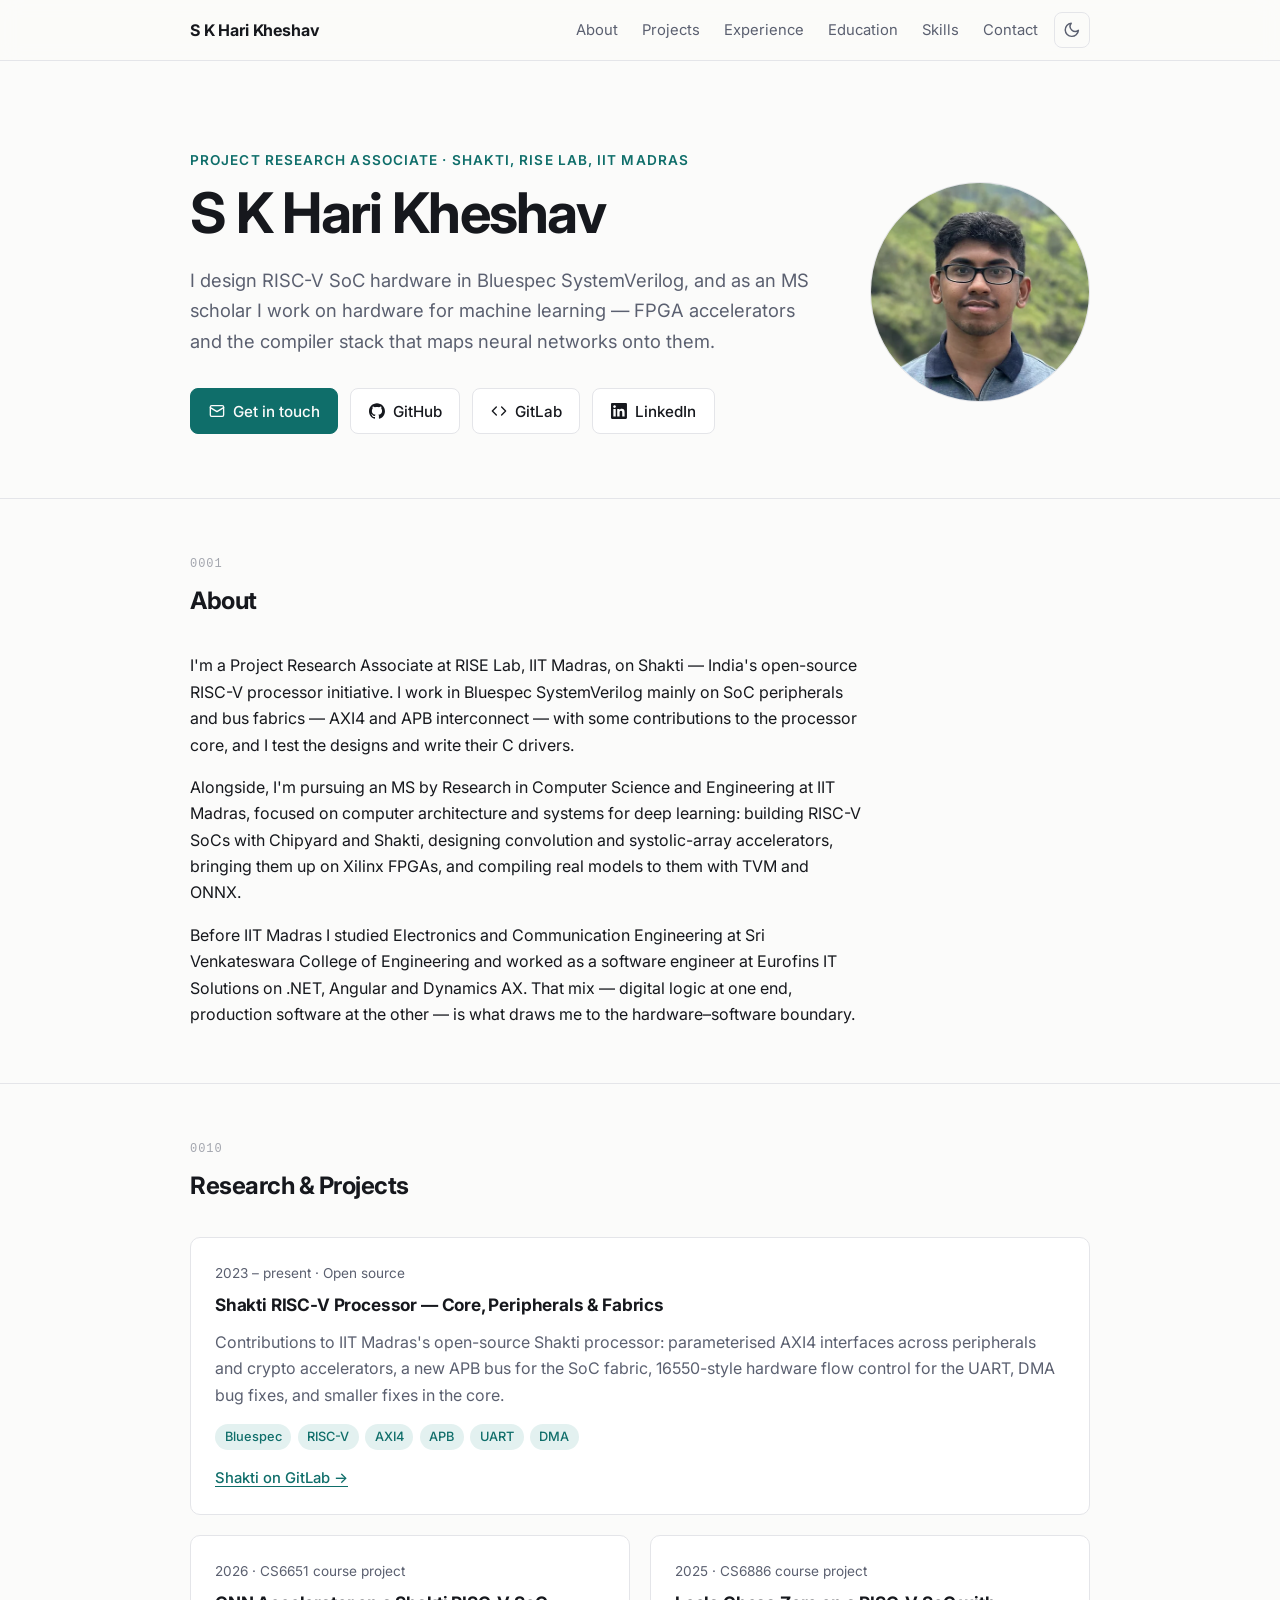
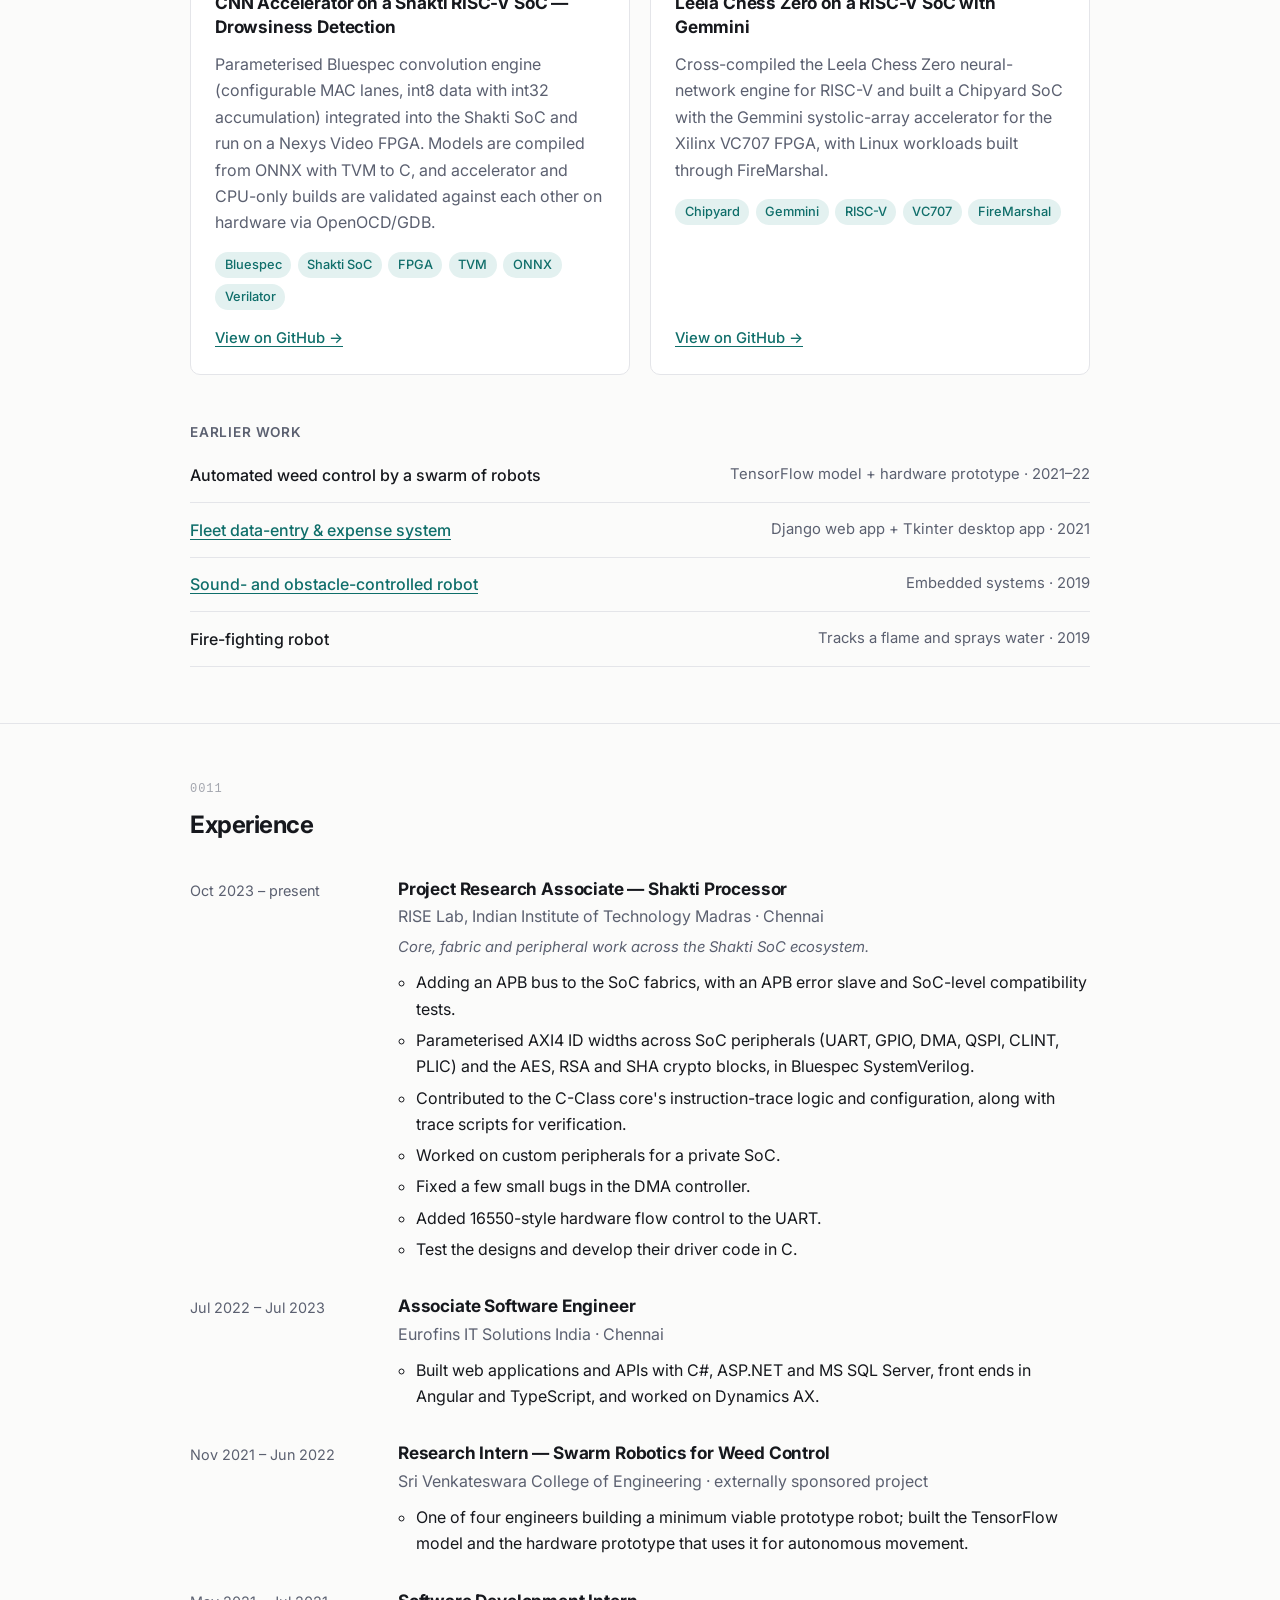
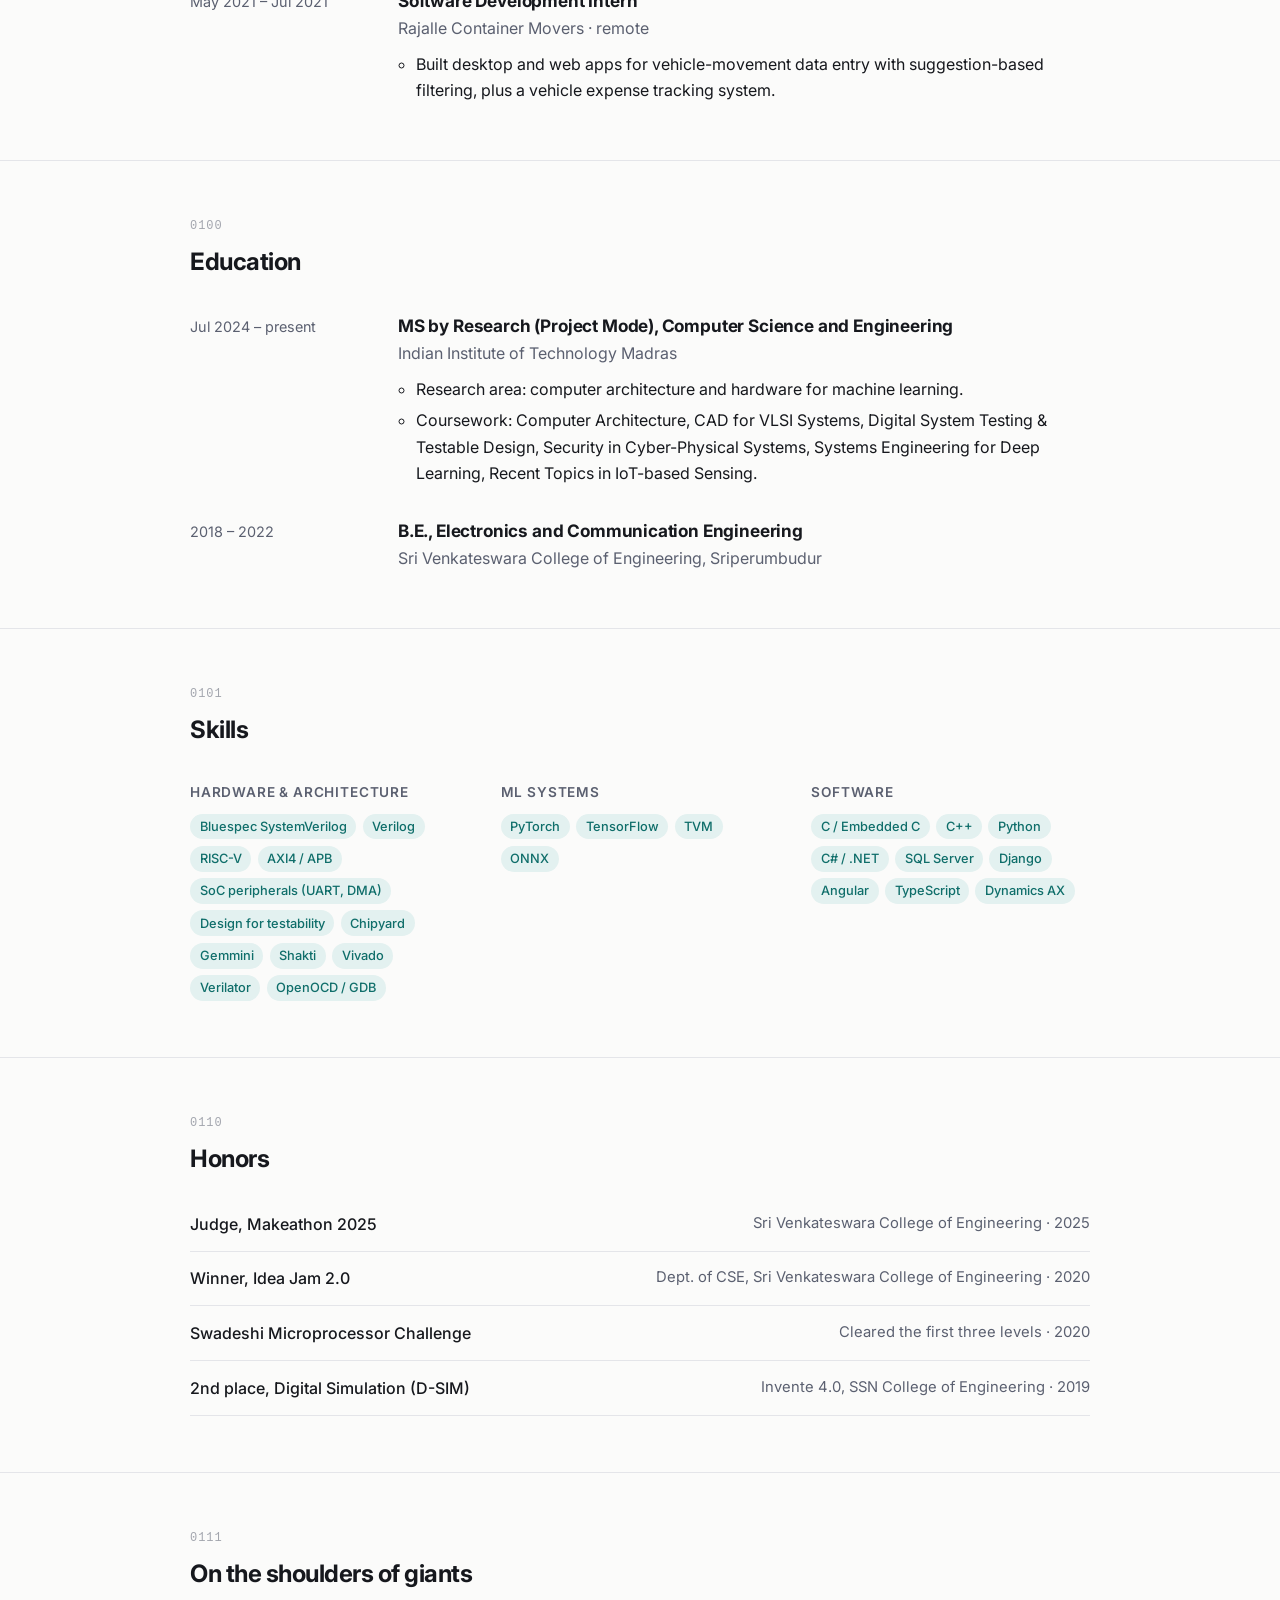
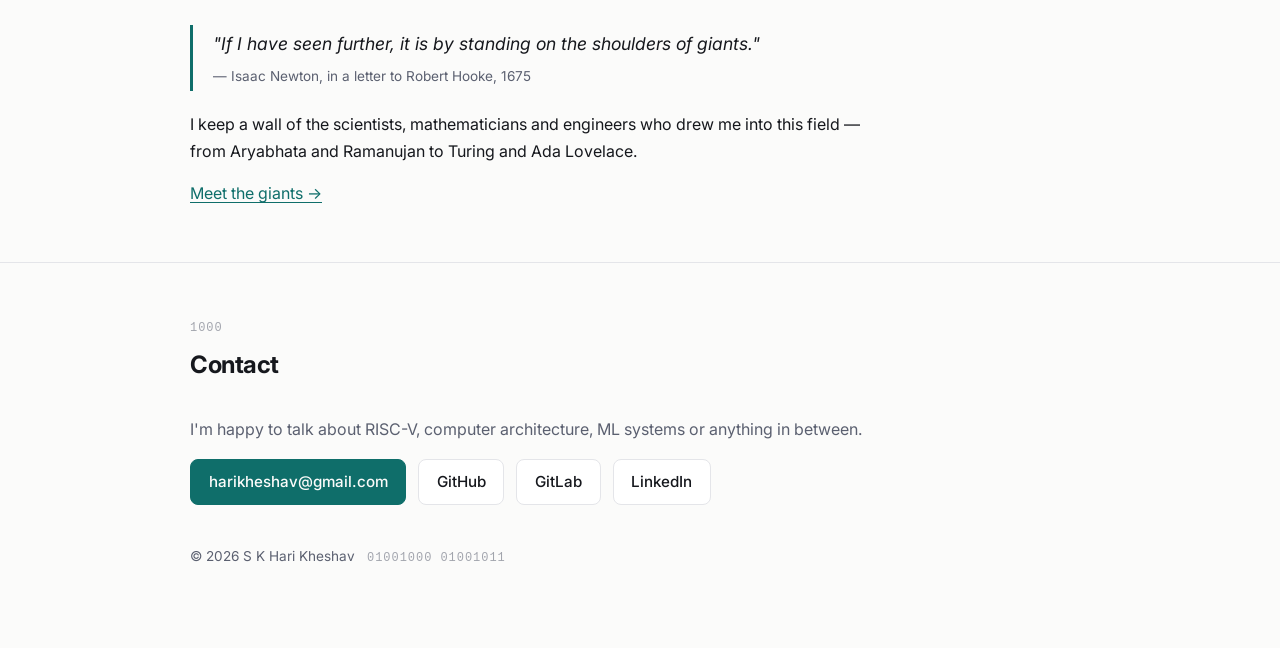
<file: index.html>
<!DOCTYPE html>
<html lang="en">
<head>
  <meta charset="utf-8">
  <meta name="viewport" content="width=device-width, initial-scale=1">
  <title>S K Hari Kheshav — Hardware for Machine Learning</title>
  <meta name="description" content="S K Hari Kheshav — Project Research Associate on the Shakti processor team at RISE Lab, IIT Madras, and MS scholar working on RISC-V SoCs and hardware for machine learning.">
  <link rel="canonical" href="https://harikheshav.github.io/portfolio/">
  <link rel="icon" href="favicon.svg" type="image/svg+xml">
  <link rel="icon" href="favicon-32.png" type="image/png" sizes="32x32">
  <link rel="apple-touch-icon" href="apple-touch-icon.png">
  <meta name="theme-color" content="#0f6e6a">
  <meta property="og:type" content="website">
  <meta property="og:url" content="https://harikheshav.github.io/portfolio/">
  <meta property="og:title" content="S K Hari Kheshav — Hardware for Machine Learning">
  <meta property="og:description" content="Project Research Associate on Shakti at RISE Lab, IIT Madras. RISC-V SoCs, Bluespec SystemVerilog and hardware for machine learning.">
  <meta property="og:image" content="https://harikheshav.github.io/portfolio/og-image.png">
  <meta property="og:image:width" content="1200">
  <meta property="og:image:height" content="630">
  <meta property="og:image:alt" content="S K Hari Kheshav — RISC-V SoCs, Bluespec SystemVerilog, hardware for ML">
  <meta name="twitter:card" content="summary_large_image">
  <link rel="preconnect" href="https://fonts.googleapis.com">
  <link rel="preconnect" href="https://fonts.gstatic.com" crossorigin>
  <link href="https://fonts.googleapis.com/css2?family=Inter:wght@400;500;600;700&display=swap" rel="stylesheet">
  <script>
    // Apply a saved theme before first paint to avoid a flash
    try { const t = localStorage.getItem('theme'); if (t) document.documentElement.dataset.theme = t; } catch (e) {}
  </script>
  <link rel="stylesheet" href="style.css">
</head>
<body>
  <header class="site-header">
    <nav class="container" aria-label="Main">
      <a class="brand" href="#top">S K Hari Kheshav</a>
      <button class="theme-toggle" type="button" aria-label="Toggle dark mode">
        <svg class="moon" viewBox="0 0 24 24" aria-hidden="true"><path d="M21 12.8A9 9 0 1 1 11.2 3a7 7 0 0 0 9.8 9.8z"/></svg>
        <svg class="sun" viewBox="0 0 24 24" aria-hidden="true"><circle cx="12" cy="12" r="4"/><path d="M12 2v2M12 20v2M4.9 4.9l1.4 1.4M17.7 17.7l1.4 1.4M2 12h2M20 12h2M4.9 19.1l1.4-1.4M17.7 6.3l1.4-1.4"/></svg>
      </button>
      <button class="menu-toggle" type="button" aria-expanded="false" aria-controls="site-menu" aria-label="Menu">
        <svg viewBox="0 0 24 24" aria-hidden="true"><path class="bars" d="M4 7h16M4 12h16M4 17h16"/><path class="cross" d="M6 6l12 12M18 6 6 18"/></svg>
      </button>
      <ul id="site-menu">
        <li><a href="#about">About</a></li>
        <li><a href="#projects">Projects</a></li>
        <li><a href="#experience">Experience</a></li>
        <li><a href="#education">Education</a></li>
        <li><a href="#skills">Skills</a></li>
        <li><a href="#contact">Contact</a></li>
      </ul>
    </nav>
  </header>

  <main id="top">
    <div class="hero container">
      <picture class="avatar">
        <source srcset="profile.webp" type="image/webp">
        <img src="profile.jpg" alt="S K Hari Kheshav" width="480" height="480">
      </picture>
      <div class="hero-text">
      <p class="eyebrow">Project Research Associate · Shakti, RISE Lab, IIT Madras</p>
      <h1>S K Hari Kheshav</h1>
      <p class="lede">I design RISC-V SoC hardware in Bluespec SystemVerilog, and as an MS scholar I work on hardware for machine learning — FPGA accelerators and the compiler stack that maps neural networks onto them.</p>
      <div class="actions">
        <a class="btn primary" href="mailto:harikheshav@gmail.com">
          <svg class="stroke" viewBox="0 0 24 24" aria-hidden="true"><rect x="2" y="4" width="20" height="16" rx="2"/><path d="m22 7-10 6L2 7"/></svg>
          Get in touch
        </a>
        <a class="btn" href="https://github.com/Harikheshav" target="_blank" rel="noopener">
          <svg viewBox="0 0 24 24" aria-hidden="true"><path d="M12 .297c-6.63 0-12 5.373-12 12 0 5.303 3.438 9.8 8.205 11.385.6.113.82-.258.82-.577 0-.285-.01-1.04-.015-2.04-3.338.724-4.042-1.61-4.042-1.61C4.422 18.07 3.633 17.7 3.633 17.7c-1.087-.744.084-.729.084-.729 1.205.084 1.838 1.236 1.838 1.236 1.07 1.835 2.809 1.305 3.495.998.108-.776.417-1.305.76-1.605-2.665-.3-5.466-1.332-5.466-5.93 0-1.31.465-2.38 1.235-3.22-.135-.303-.54-1.523.105-3.176 0 0 1.005-.322 3.3 1.23.96-.267 1.98-.399 3-.405 1.02.006 2.04.138 3 .405 2.28-1.552 3.285-1.23 3.285-1.23.645 1.653.24 2.873.12 3.176.765.84 1.23 1.91 1.23 3.22 0 4.61-2.805 5.625-5.475 5.92.42.36.81 1.096.81 2.22 0 1.606-.015 2.896-.015 3.286 0 .315.21.69.825.57C20.565 22.092 24 17.592 24 12.297c0-6.627-5.373-12-12-12"/></svg>
          GitHub
        </a>
        <a class="btn" href="https://gitlab.com/harikheshav" target="_blank" rel="noopener">
          <svg class="stroke" viewBox="0 0 24 24" aria-hidden="true"><path d="m16 18 6-6-6-6M8 6l-6 6 6 6"/></svg>
          GitLab
        </a>
        <a class="btn" href="https://www.linkedin.com/in/hari-kheshav-s-k-464154171/" target="_blank" rel="noopener">
          <svg viewBox="0 0 24 24" aria-hidden="true"><path d="M20.447 20.452h-3.554v-5.569c0-1.328-.027-3.037-1.852-3.037-1.853 0-2.136 1.445-2.136 2.939v5.667H9.351V9h3.414v1.561h.046c.477-.9 1.637-1.85 3.37-1.85 3.601 0 4.267 2.37 4.267 5.455v6.286zM5.337 7.433c-1.144 0-2.063-.926-2.063-2.065 0-1.138.92-2.063 2.063-2.063 1.14 0 2.064.925 2.064 2.063 0 1.139-.925 2.065-2.064 2.065zm1.782 13.019H3.555V9h3.564v11.452zM22.225 0H1.771C.792 0 0 .774 0 1.729v20.542C0 23.227.792 24 1.771 24h20.451C23.2 24 24 23.227 24 22.271V1.729C24 .774 23.2 0 22.222 0h.003z"/></svg>
          LinkedIn
        </a>
      </div>
      </div>
    </div>

    <section id="about">
      <div class="container">
        <h2><span class="bin" aria-hidden="true">0001</span>About</h2>
        <div class="prose">
          <p>I'm a Project Research Associate at RISE Lab, IIT Madras, on Shakti — India's open-source RISC-V processor initiative. I work in Bluespec SystemVerilog mainly on SoC peripherals and bus fabrics — AXI4 and APB interconnect — with some contributions to the processor core, and I test the designs and write their C drivers.</p>
          <p>Alongside, I'm pursuing an MS by Research in Computer Science and Engineering at IIT Madras, focused on computer architecture and systems for deep learning: building RISC-V SoCs with Chipyard and Shakti, designing convolution and systolic-array accelerators, bringing them up on Xilinx FPGAs, and compiling real models to them with TVM and ONNX.</p>
          <p>Before IIT Madras I studied Electronics and Communication Engineering at Sri Venkateswara College of Engineering and worked as a software engineer at Eurofins IT Solutions on .NET, Angular and Dynamics AX. That mix — digital logic at one end, production software at the other — is what draws me to the hardware–software boundary.</p>
        </div>
      </div>
    </section>

    <section id="projects">
      <div class="container">
        <h2><span class="bin" aria-hidden="true">0010</span>Research &amp; Projects</h2>
        <div class="cards">
          <article class="card featured">
            <p class="meta">2023 – present · Open source</p>
            <h3>Shakti RISC-V Processor — Core, Peripherals &amp; Fabrics</h3>
            <p>Contributions to IIT Madras's open-source Shakti processor: parameterised AXI4 interfaces across peripherals and crypto accelerators, a new APB bus for the SoC fabric, 16550-style hardware flow control for the UART, DMA bug fixes, and smaller fixes in the core.</p>
            <ul class="tags"><li>Bluespec</li><li>RISC-V</li><li>AXI4</li><li>APB</li><li>UART</li><li>DMA</li></ul>
            <p class="links"><a href="https://gitlab.com/shaktiproject" target="_blank" rel="noopener">Shakti on GitLab →</a></p>
          </article>

          <article class="card">
            <p class="meta">2026 · CS6651 course project</p>
            <h3>CNN Accelerator on a Shakti RISC-V SoC — Drowsiness Detection</h3>
            <p>Parameterised Bluespec convolution engine (configurable MAC lanes, int8 data with int32 accumulation) integrated into the Shakti SoC and run on a Nexys Video FPGA. Models are compiled from ONNX with TVM to C, and accelerator and CPU-only builds are validated against each other on hardware via OpenOCD/GDB.</p>
            <ul class="tags"><li>Bluespec</li><li>Shakti SoC</li><li>FPGA</li><li>TVM</li><li>ONNX</li><li>Verilator</li></ul>
            <p class="links"><a href="https://github.com/Harikheshav/Drowsiness-Detection" target="_blank" rel="noopener">View on GitHub →</a></p>
          </article>

          <article class="card">
            <p class="meta">2025 · CS6886 course project</p>
            <h3>Leela Chess Zero on a RISC-V SoC with Gemmini</h3>
            <p>Cross-compiled the Leela Chess Zero neural-network engine for RISC-V and built a Chipyard SoC with the Gemmini systolic-array accelerator for the Xilinx VC707 FPGA, with Linux workloads built through FireMarshal.</p>
            <ul class="tags"><li>Chipyard</li><li>Gemmini</li><li>RISC-V</li><li>VC707</li><li>FireMarshal</li></ul>
            <p class="links"><a href="https://github.com/Harikheshav/CS6886_CourseProject" target="_blank" rel="noopener">View on GitHub →</a></p>
          </article>
        </div>

        <h3 class="subhead">Earlier work</h3>
        <ul class="compact">
          <li>
            <span class="what">Automated weed control by a swarm of robots</span>
            <span class="detail">TensorFlow model + hardware prototype · 2021–22</span>
          </li>
          <li>
            <span class="what"><a href="https://github.com/Harikheshav/RCM_Specifics_2.0" target="_blank" rel="noopener">Fleet data-entry &amp; expense system</a></span>
            <span class="detail">Django web app + Tkinter desktop app · 2021</span>
          </li>
          <li>
            <span class="what"><a href="https://www.youtube.com/watch?v=8vL616bVkdg" target="_blank" rel="noopener">Sound- and obstacle-controlled robot</a></span>
            <span class="detail">Embedded systems · 2019</span>
          </li>
          <li>
            <span class="what">Fire-fighting robot</span>
            <span class="detail">Tracks a flame and sprays water · 2019</span>
          </li>
        </ul>
      </div>
    </section>

    <section id="experience">
      <div class="container">
        <h2><span class="bin" aria-hidden="true">0011</span>Experience</h2>
        <ol class="entries">
          <li class="entry">
            <span class="when">Oct 2023 – present</span>
            <div>
              <h3>Project Research Associate — Shakti Processor</h3>
              <p class="org">RISE Lab, Indian Institute of Technology Madras · Chennai</p>
              <p class="scope">Core, fabric and peripheral work across the Shakti SoC ecosystem.</p>
              <ul>
                <li>Adding an APB bus to the SoC fabrics, with an APB error slave and SoC-level compatibility tests.</li>
                <li>Parameterised AXI4 ID widths across SoC peripherals (UART, GPIO, DMA, QSPI, CLINT, PLIC) and the AES, RSA and SHA crypto blocks, in Bluespec SystemVerilog.</li>
                <li>Contributed to the C-Class core's instruction-trace logic and configuration, along with trace scripts for verification.</li>
                <li>Worked on custom peripherals for a private SoC.</li>
                <li>Fixed a few small bugs in the DMA controller.</li>
                <li>Added 16550-style hardware flow control to the UART.</li>
                <li>Test the designs and develop their driver code in C.</li>
              </ul>
            </div>
          </li>
          <li class="entry">
            <span class="when">Jul 2022 – Jul 2023</span>
            <div>
              <h3>Associate Software Engineer</h3>
              <p class="org">Eurofins IT Solutions India · Chennai</p>
              <ul>
                <li>Built web applications and APIs with C#, ASP.NET and MS SQL Server, front ends in Angular and TypeScript, and worked on Dynamics AX.</li>
              </ul>
            </div>
          </li>
          <li class="entry">
            <span class="when">Nov 2021 – Jun 2022</span>
            <div>
              <h3>Research Intern — Swarm Robotics for Weed Control</h3>
              <p class="org">Sri Venkateswara College of Engineering · externally sponsored project</p>
              <ul>
                <li>One of four engineers building a minimum viable prototype robot; built the TensorFlow model and the hardware prototype that uses it for autonomous movement.</li>
              </ul>
            </div>
          </li>
          <li class="entry">
            <span class="when">May 2021 – Jul 2021</span>
            <div>
              <h3>Software Development Intern</h3>
              <p class="org">Rajalle Container Movers · remote</p>
              <ul>
                <li>Built desktop and web apps for vehicle-movement data entry with suggestion-based filtering, plus a vehicle expense tracking system.</li>
              </ul>
            </div>
          </li>
        </ol>
      </div>
    </section>

    <section id="education">
      <div class="container">
        <h2><span class="bin" aria-hidden="true">0100</span>Education</h2>
        <ol class="entries">
          <li class="entry">
            <span class="when">Jul 2024 – present</span>
            <div>
              <h3>MS by Research (Project Mode), Computer Science and Engineering</h3>
              <p class="org">Indian Institute of Technology Madras</p>
              <ul>
                <li>Research area: computer architecture and hardware for machine learning.</li>
                <li>Coursework: Computer Architecture, CAD for VLSI Systems, Digital System Testing &amp; Testable Design, Security in Cyber-Physical Systems, Systems Engineering for Deep Learning, Recent Topics in IoT-based Sensing.</li>
              </ul>
            </div>
          </li>
          <li class="entry">
            <span class="when">2018 – 2022</span>
            <div>
              <h3>B.E., Electronics and Communication Engineering</h3>
              <p class="org">Sri Venkateswara College of Engineering, Sriperumbudur</p>
            </div>
          </li>
        </ol>
      </div>
    </section>

    <section id="skills">
      <div class="container">
        <h2><span class="bin" aria-hidden="true">0101</span>Skills</h2>
        <dl class="skills">
          <div>
            <dt>Hardware &amp; architecture</dt>
            <dd><ul class="tags"><li>Bluespec SystemVerilog</li><li>Verilog</li><li>RISC-V</li><li>AXI4 / APB</li><li>SoC peripherals (UART, DMA)</li><li>Design for testability</li><li>Chipyard</li><li>Gemmini</li><li>Shakti</li><li>Vivado</li><li>Verilator</li><li>OpenOCD / GDB</li></ul></dd>
          </div>
          <div>
            <dt>ML systems</dt>
            <dd><ul class="tags"><li>PyTorch</li><li>TensorFlow</li><li>TVM</li><li>ONNX</li></ul></dd>
          </div>
          <div>
            <dt>Software</dt>
            <dd><ul class="tags"><li>C / Embedded C</li><li>C++</li><li>Python</li><li>C# / .NET</li><li>SQL Server</li><li>Django</li><li>Angular</li><li>TypeScript</li><li>Dynamics AX</li></ul></dd>
          </div>
        </dl>
      </div>
    </section>

    <section id="honors">
      <div class="container">
        <h2><span class="bin" aria-hidden="true">0110</span>Honors</h2>
        <ul class="compact">
          <li>
            <span class="what">Judge, Makeathon 2025</span>
            <span class="detail">Sri Venkateswara College of Engineering · 2025</span>
          </li>
          <li>
            <span class="what">Winner, Idea Jam 2.0</span>
            <span class="detail">Dept. of CSE, Sri Venkateswara College of Engineering · 2020</span>
          </li>
          <li>
            <span class="what">Swadeshi Microprocessor Challenge</span>
            <span class="detail">Cleared the first three levels · 2020</span>
          </li>
          <li>
            <span class="what">2nd place, Digital Simulation (D-SIM)</span>
            <span class="detail">Invente 4.0, SSN College of Engineering · 2019</span>
          </li>
        </ul>
      </div>
    </section>

    <section id="giants">
      <div class="container">
        <h2><span class="bin" aria-hidden="true">0111</span>On the shoulders of giants</h2>
        <div class="prose">
          <blockquote class="quote">
            <p>"If I have seen further, it is by standing on the shoulders of giants."</p>
            <cite>— Isaac Newton, in a letter to Robert Hooke, 1675</cite>
          </blockquote>
          <p>I keep a wall of the scientists, mathematicians and engineers who drew me into this field — from Aryabhata and Ramanujan to Turing and Ada Lovelace.</p>
          <p><a href="inspirations.html">Meet the giants →</a></p>
        </div>
      </div>
    </section>
  </main>

  <footer class="site-footer" id="contact">
    <div class="container">
      <h2><span class="bin" aria-hidden="true">1000</span>Contact</h2>
      <p class="prose muted">I'm happy to talk about RISC-V, computer architecture, ML systems or anything in between.</p>
      <div class="actions">
        <a class="btn primary" href="mailto:harikheshav@gmail.com">harikheshav@gmail.com</a>
        <a class="btn" href="https://github.com/Harikheshav" target="_blank" rel="noopener">GitHub</a>
        <a class="btn" href="https://gitlab.com/harikheshav" target="_blank" rel="noopener">GitLab</a>
        <a class="btn" href="https://www.linkedin.com/in/hari-kheshav-s-k-464154171/" target="_blank" rel="noopener">LinkedIn</a>
      </div>
      <p class="fine">© 2026 S K Hari Kheshav <span class="bin-sig" title="HK" aria-hidden="true">01001000 01001011</span></p>
    </div>
  </footer>

  <script>
    // Theme toggle: flip between light and dark and remember the choice
    const root = document.documentElement;
    const dark = window.matchMedia('(prefers-color-scheme: dark)');
    const themeBtn = document.querySelector('.theme-toggle');
    const effective = () => root.dataset.theme || (dark.matches ? 'dark' : 'light');
    const syncPressed = () => themeBtn.setAttribute('aria-pressed', effective() === 'dark');
    syncPressed();
    dark.addEventListener('change', syncPressed);
    themeBtn.addEventListener('click', () => {
      const next = effective() === 'dark' ? 'light' : 'dark';
      root.dataset.theme = next;
      try { localStorage.setItem('theme', next); } catch (e) {}
      syncPressed();
    });

    // Mobile menu: toggle, and close after choosing a section or pressing Escape
    const toggle = document.querySelector('.menu-toggle');
    const menu = document.getElementById('site-menu');
    const setOpen = open => {
      toggle.setAttribute('aria-expanded', open);
      menu.classList.toggle('open', open);
    };
    toggle.addEventListener('click', () => setOpen(toggle.getAttribute('aria-expanded') !== 'true'));
    menu.addEventListener('click', e => { if (e.target.closest('a')) setOpen(false); });
    document.addEventListener('keydown', e => {
      if (e.key === 'Escape' && menu.classList.contains('open')) { setOpen(false); toggle.focus(); }
    });
  </script>
</body>
</html>
</file>
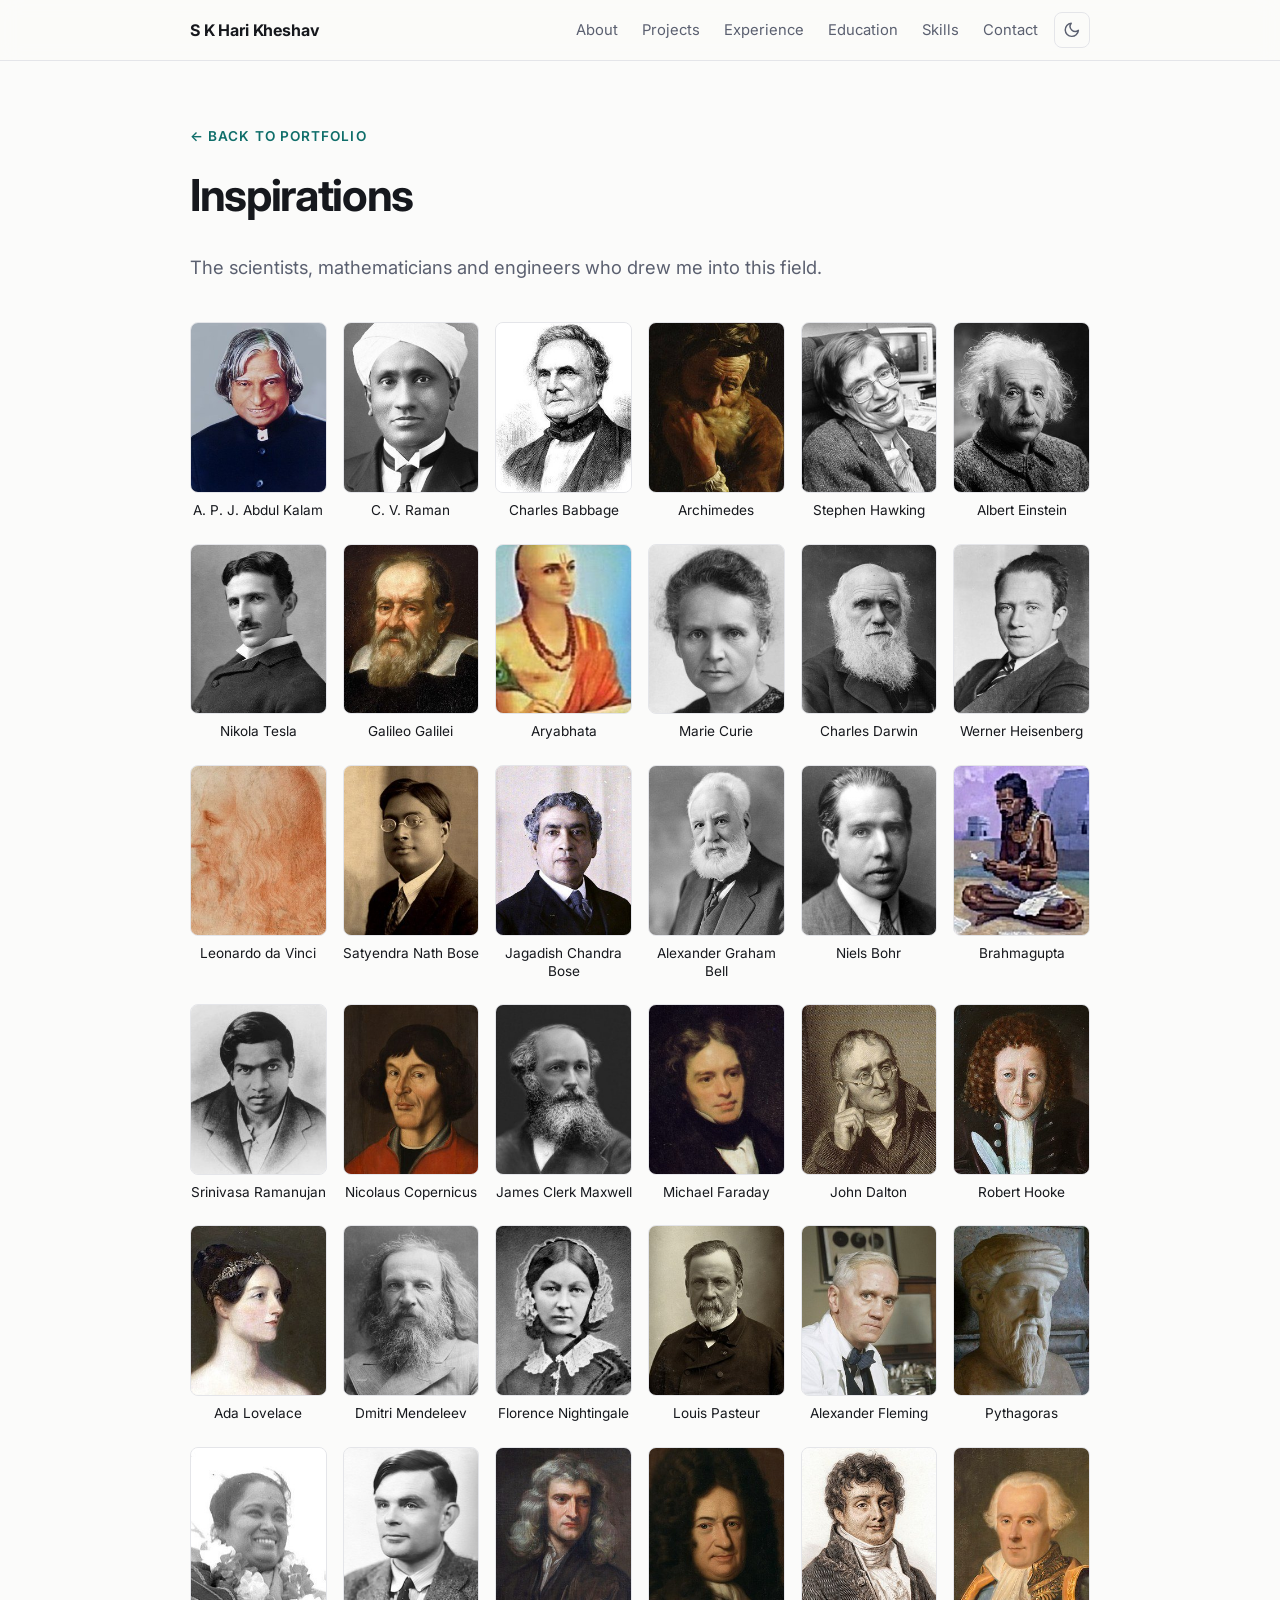
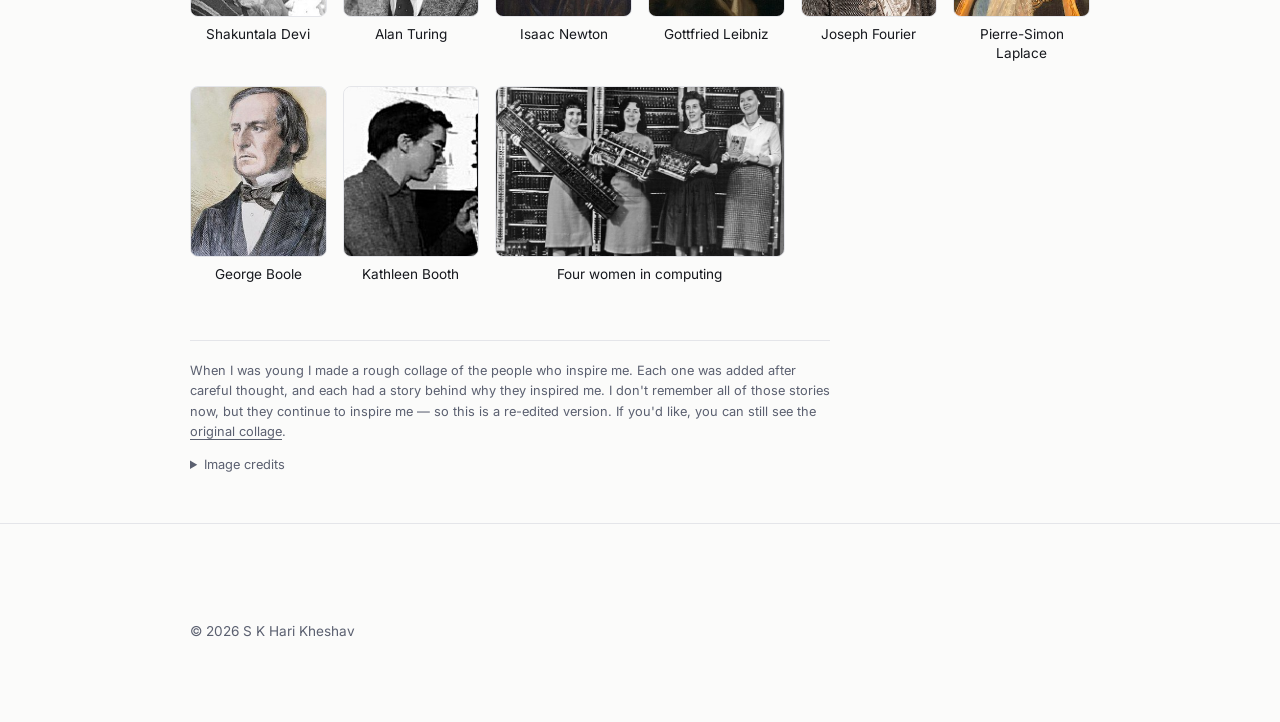
<file: inspirations.html>
<!DOCTYPE html>
<html lang="en">
<head>
  <meta charset="utf-8">
  <meta name="viewport" content="width=device-width, initial-scale=1">
  <title>Inspirations — S K Hari Kheshav</title>
  <meta name="description" content="The scientists and engineers who inspire S K Hari Kheshav.">
  <link rel="canonical" href="https://harikheshav.github.io/portfolio/inspirations.html">
  <link rel="icon" href="favicon.svg" type="image/svg+xml">
  <link rel="icon" href="favicon-32.png" type="image/png" sizes="32x32">
  <link rel="apple-touch-icon" href="apple-touch-icon.png">
  <meta name="theme-color" content="#0f6e6a">
  <meta property="og:type" content="website">
  <meta property="og:url" content="https://harikheshav.github.io/portfolio/inspirations.html">
  <meta property="og:title" content="S K Hari Kheshav — Hardware for Machine Learning">
  <meta property="og:description" content="Project Research Associate on Shakti at RISE Lab, IIT Madras. RISC-V SoCs, Bluespec SystemVerilog and hardware for machine learning.">
  <meta property="og:image" content="https://harikheshav.github.io/portfolio/og-image.png">
  <meta property="og:image:width" content="1200">
  <meta property="og:image:height" content="630">
  <meta property="og:image:alt" content="S K Hari Kheshav — RISC-V SoCs, Bluespec SystemVerilog, hardware for ML">
  <meta name="twitter:card" content="summary_large_image">
  <link rel="preconnect" href="https://fonts.googleapis.com">
  <link rel="preconnect" href="https://fonts.gstatic.com" crossorigin>
  <link href="https://fonts.googleapis.com/css2?family=Inter:wght@400;500;600;700&display=swap" rel="stylesheet">
  <script>
    // Apply a saved theme before first paint to avoid a flash
    try { const t = localStorage.getItem('theme'); if (t) document.documentElement.dataset.theme = t; } catch (e) {}
  </script>
  <link rel="stylesheet" href="style.css">
</head>
<body>
  <header class="site-header">
    <nav class="container" aria-label="Main">
      <a class="brand" href="index.html">S K Hari Kheshav</a>
      <button class="theme-toggle" type="button" aria-label="Toggle dark mode">
        <svg class="moon" viewBox="0 0 24 24" aria-hidden="true"><path d="M21 12.8A9 9 0 1 1 11.2 3a7 7 0 0 0 9.8 9.8z"/></svg>
        <svg class="sun" viewBox="0 0 24 24" aria-hidden="true"><circle cx="12" cy="12" r="4"/><path d="M12 2v2M12 20v2M4.9 4.9l1.4 1.4M17.7 17.7l1.4 1.4M2 12h2M20 12h2M4.9 19.1l1.4-1.4M17.7 6.3l1.4-1.4"/></svg>
      </button>
      <button class="menu-toggle" type="button" aria-expanded="false" aria-controls="site-menu" aria-label="Menu">
        <svg viewBox="0 0 24 24" aria-hidden="true"><path class="bars" d="M4 7h16M4 12h16M4 17h16"/><path class="cross" d="M6 6l12 12M18 6 6 18"/></svg>
      </button>
      <ul id="site-menu">
        <li><a href="index.html#about">About</a></li>
        <li><a href="index.html#projects">Projects</a></li>
        <li><a href="index.html#experience">Experience</a></li>
        <li><a href="index.html#education">Education</a></li>
        <li><a href="index.html#skills">Skills</a></li>
        <li><a href="index.html#contact">Contact</a></li>
      </ul>
    </nav>
  </header>

  <main class="page-inspirations">
    <div class="container">
      <p class="eyebrow"><a href="index.html">← Back to portfolio</a></p>
      <h1>Inspirations</h1>
      <p class="lede">The scientists, mathematicians and engineers who drew me into this field.</p>
      <div class="people">
          <figure>
            <img src="inspirations/a-p-j-abdul-kalam.jpg" alt="Portrait of A. P. J. Abdul Kalam" width="240" height="300" loading="lazy">
            <figcaption>A. P. J. Abdul Kalam</figcaption>
          </figure>
          <figure>
            <img src="inspirations/c-v-raman.jpg" alt="Portrait of C. V. Raman" width="240" height="300" loading="lazy">
            <figcaption>C. V. Raman</figcaption>
          </figure>
          <figure>
            <img src="inspirations/charles-babbage.jpg" alt="Portrait of Charles Babbage" width="240" height="300" loading="lazy">
            <figcaption>Charles Babbage</figcaption>
          </figure>
          <figure>
            <img src="inspirations/archimedes.jpg" alt="Portrait of Archimedes" width="240" height="300" loading="lazy">
            <figcaption>Archimedes</figcaption>
          </figure>
          <figure>
            <img src="inspirations/stephen-hawking.jpg" alt="Portrait of Stephen Hawking" width="240" height="300" loading="lazy">
            <figcaption>Stephen Hawking</figcaption>
          </figure>
          <figure>
            <img src="inspirations/albert-einstein.jpg" alt="Portrait of Albert Einstein" width="240" height="300" loading="lazy">
            <figcaption>Albert Einstein</figcaption>
          </figure>
          <figure>
            <img src="inspirations/nikola-tesla.jpg" alt="Portrait of Nikola Tesla" width="240" height="300" loading="lazy">
            <figcaption>Nikola Tesla</figcaption>
          </figure>
          <figure>
            <img src="inspirations/galileo-galilei.jpg" alt="Portrait of Galileo Galilei" width="240" height="300" loading="lazy">
            <figcaption>Galileo Galilei</figcaption>
          </figure>
          <figure>
            <img src="inspirations/aryabhata.jpg" alt="Portrait of Aryabhata" width="240" height="300" loading="lazy">
            <figcaption>Aryabhata</figcaption>
          </figure>
          <figure>
            <img src="inspirations/marie-curie.jpg" alt="Portrait of Marie Curie" width="240" height="300" loading="lazy">
            <figcaption>Marie Curie</figcaption>
          </figure>
          <figure>
            <img src="inspirations/charles-darwin.jpg" alt="Portrait of Charles Darwin" width="240" height="300" loading="lazy">
            <figcaption>Charles Darwin</figcaption>
          </figure>
          <figure>
            <img src="inspirations/werner-heisenberg.jpg" alt="Portrait of Werner Heisenberg" width="240" height="300" loading="lazy">
            <figcaption>Werner Heisenberg</figcaption>
          </figure>
          <figure>
            <img src="inspirations/leonardo-da-vinci.jpg" alt="Portrait of Leonardo da Vinci" width="240" height="300" loading="lazy">
            <figcaption>Leonardo da Vinci</figcaption>
          </figure>
          <figure>
            <img src="inspirations/satyendra-nath-bose.jpg" alt="Portrait of Satyendra Nath Bose" width="240" height="300" loading="lazy">
            <figcaption>Satyendra Nath Bose</figcaption>
          </figure>
          <figure>
            <img src="inspirations/jagadish-chandra-bose.jpg" alt="Portrait of Jagadish Chandra Bose" width="240" height="300" loading="lazy">
            <figcaption>Jagadish Chandra Bose</figcaption>
          </figure>
          <figure>
            <img src="inspirations/alexander-graham-bell.jpg" alt="Portrait of Alexander Graham Bell" width="240" height="300" loading="lazy">
            <figcaption>Alexander Graham Bell</figcaption>
          </figure>
          <figure>
            <img src="inspirations/niels-bohr.jpg" alt="Portrait of Niels Bohr" width="240" height="300" loading="lazy">
            <figcaption>Niels Bohr</figcaption>
          </figure>
          <figure>
            <img src="inspirations/brahmagupta.jpg" alt="Portrait of Brahmagupta" width="240" height="300" loading="lazy">
            <figcaption>Brahmagupta</figcaption>
          </figure>
          <figure>
            <img src="inspirations/srinivasa-ramanujan.jpg" alt="Portrait of Srinivasa Ramanujan" width="240" height="300" loading="lazy">
            <figcaption>Srinivasa Ramanujan</figcaption>
          </figure>
          <figure>
            <img src="inspirations/nicolaus-copernicus.jpg" alt="Portrait of Nicolaus Copernicus" width="240" height="300" loading="lazy">
            <figcaption>Nicolaus Copernicus</figcaption>
          </figure>
          <figure>
            <img src="inspirations/james-clerk-maxwell.jpg" alt="Portrait of James Clerk Maxwell" width="240" height="300" loading="lazy">
            <figcaption>James Clerk Maxwell</figcaption>
          </figure>
          <figure>
            <img src="inspirations/michael-faraday.jpg" alt="Portrait of Michael Faraday" width="240" height="300" loading="lazy">
            <figcaption>Michael Faraday</figcaption>
          </figure>
          <figure>
            <img src="inspirations/john-dalton.jpg" alt="Portrait of John Dalton" width="240" height="300" loading="lazy">
            <figcaption>John Dalton</figcaption>
          </figure>
          <figure>
            <img src="inspirations/robert-hooke.jpg" alt="Portrait of Robert Hooke" width="240" height="300" loading="lazy">
            <figcaption>Robert Hooke</figcaption>
          </figure>
          <figure>
            <img src="inspirations/ada-lovelace.jpg" alt="Portrait of Ada Lovelace" width="240" height="300" loading="lazy">
            <figcaption>Ada Lovelace</figcaption>
          </figure>
          <figure>
            <img src="inspirations/dmitri-mendeleev.jpg" alt="Portrait of Dmitri Mendeleev" width="240" height="300" loading="lazy">
            <figcaption>Dmitri Mendeleev</figcaption>
          </figure>
          <figure>
            <img src="inspirations/florence-nightingale.jpg" alt="Portrait of Florence Nightingale" width="240" height="300" loading="lazy">
            <figcaption>Florence Nightingale</figcaption>
          </figure>
          <figure>
            <img src="inspirations/louis-pasteur.jpg" alt="Portrait of Louis Pasteur" width="240" height="300" loading="lazy">
            <figcaption>Louis Pasteur</figcaption>
          </figure>
          <figure>
            <img src="inspirations/alexander-fleming.jpg" alt="Portrait of Alexander Fleming" width="240" height="300" loading="lazy">
            <figcaption>Alexander Fleming</figcaption>
          </figure>
          <figure>
            <img src="inspirations/pythagoras.jpg" alt="Portrait of Pythagoras" width="240" height="300" loading="lazy">
            <figcaption>Pythagoras</figcaption>
          </figure>
          <figure>
            <img src="inspirations/shakuntala-devi.jpg" alt="Portrait of Shakuntala Devi" width="240" height="300" loading="lazy">
            <figcaption>Shakuntala Devi</figcaption>
          </figure>
          <figure>
            <img src="inspirations/alan-turing.jpg" alt="Portrait of Alan Turing" width="240" height="300" loading="lazy">
            <figcaption>Alan Turing</figcaption>
          </figure>
          <figure>
            <img src="inspirations/isaac-newton.jpg" alt="Portrait of Isaac Newton" width="240" height="300" loading="lazy">
            <figcaption>Isaac Newton</figcaption>
          </figure>
          <figure>
            <img src="inspirations/gottfried-leibniz.jpg" alt="Portrait of Gottfried Leibniz" width="240" height="300" loading="lazy">
            <figcaption>Gottfried Leibniz</figcaption>
          </figure>
          <figure>
            <img src="inspirations/joseph-fourier.jpg" alt="Portrait of Joseph Fourier" width="240" height="300" loading="lazy">
            <figcaption>Joseph Fourier</figcaption>
          </figure>
          <figure>
            <img src="inspirations/pierre-simon-laplace.jpg" alt="Portrait of Pierre-Simon Laplace" width="240" height="300" loading="lazy">
            <figcaption>Pierre-Simon Laplace</figcaption>
          </figure>
          <figure>
            <img src="inspirations/george-boole.jpg" alt="Portrait of George Boole" width="240" height="300" loading="lazy">
            <figcaption>George Boole</figcaption>
          </figure>
          <figure>
            <img src="inspirations/kathleen-booth.jpg" alt="Portrait of Kathleen Booth" width="240" height="300" loading="lazy">
            <figcaption>Kathleen Booth</figcaption>
          </figure>
          <figure class="wide">
            <img src="inspirations/four-women-in-computing.jpg" alt="Four women holding circuit boards from the first four US Army computers" width="600" height="355" loading="lazy">
            <figcaption>Four women in computing</figcaption>
          </figure>
      </div>

      <div class="footnote">
        <p>When I was young I made a rough collage of the people who inspire me. Each one was added after careful thought, and each had a story behind why they inspired me. I don't remember all of those stories now, but they continue to inspire me — so this is a re-edited version. If you'd like, you can still see the <a href="https://harikheshav.github.io/Design-Jam-Submission/insp.jpg" target="_blank" rel="noopener">original collage</a>.</p>
        <details>
          <summary>Image credits</summary>
          <p>Portraits via Wikimedia Commons, used under the licence linked for each.</p>
          <ul>
            <li>A. P. J. Abdul Kalam — Government of India, <a href="https://commons.wikimedia.org/wiki/File:A._P._J._Abdul_Kalam.jpg" target="_blank" rel="noopener">GODL-India</a></li>
            <li>C. V. Raman — Nobel Foundation, <a href="https://commons.wikimedia.org/wiki/File:Sir_CV_Raman.JPG" target="_blank" rel="noopener">Public domain</a></li>
            <li>Charles Babbage — Thomas Dewell Scott, <a href="https://commons.wikimedia.org/wiki/File:CharlesBabbage.jpg" target="_blank" rel="noopener">Public domain</a></li>
            <li>Archimedes — Domenico Fetti, <a href="https://commons.wikimedia.org/wiki/File:Retrato_de_un_erudito_(%C2%BFArqu%C3%ADmedes%3F),_por_Domenico_Fetti.jpg" target="_blank" rel="noopener">Public domain</a></li>
            <li>Stephen Hawking — NASA, <a href="https://commons.wikimedia.org/wiki/File:Stephen_Hawking.StarChild.jpg" target="_blank" rel="noopener">Public domain</a></li>
            <li>Albert Einstein — Oren Jack Turner, <a href="https://commons.wikimedia.org/wiki/File:Albert_Einstein_Head_cleaned.jpg" target="_blank" rel="noopener">Public domain</a></li>
            <li>Nikola Tesla — Napoleon Sarony, <a href="https://commons.wikimedia.org/wiki/File:Tesla_circa_1890.jpeg" target="_blank" rel="noopener">Public domain</a></li>
            <li>Galileo Galilei — Justus Sustermans, <a href="https://commons.wikimedia.org/wiki/File:Galileo.arp.300pix.jpg" target="_blank" rel="noopener">Public domain</a></li>
            <li>Aryabhata — from my original collage; source unknown</li>
            <li>Marie Curie — Unknown author, <a href="https://commons.wikimedia.org/wiki/File:Marie_Curie_(1900)_(cropped).jpg" target="_blank" rel="noopener">Public domain</a></li>
            <li>Charles Darwin — Herbert Rose Barraud, <a href="https://commons.wikimedia.org/wiki/File:Charles_Darwin_portrait.jpg" target="_blank" rel="noopener">Public domain</a></li>
            <li>Werner Heisenberg — Unknown author, <a href="https://commons.wikimedia.org/wiki/File:Bundesarchiv_Bild183-R57262,_Werner_Heisenberg.jpg" target="_blank" rel="noopener">CC BY-SA 3.0 de</a></li>
            <li>Leonardo da Vinci — Attributed to Francesco Melzi, <a href="https://commons.wikimedia.org/wiki/File:Francesco_Melzi_-_Portrait_of_Leonardo.png" target="_blank" rel="noopener">Public domain</a></li>
            <li>Satyendra Nath Bose — Unknown author, <a href="https://commons.wikimedia.org/wiki/File:SatyenBose1925.jpg" target="_blank" rel="noopener">Public domain</a></li>
            <li>Jagadish Chandra Bose — Georges Chevalier, <a href="https://commons.wikimedia.org/wiki/File:1920_Jagadish_Chandra_Bose.jpg" target="_blank" rel="noopener">CC BY-SA 4.0</a></li>
            <li>Alexander Graham Bell — Moffett Studio, <a href="https://commons.wikimedia.org/wiki/File:Alexander_Graham_Bell.jpg" target="_blank" rel="noopener">Public domain</a></li>
            <li>Niels Bohr — The American Institute of Physics credits the photo [1] to AB Lagrelius &amp; Westph, <a href="https://commons.wikimedia.org/wiki/File:Niels_Bohr.jpg" target="_blank" rel="noopener">Public domain</a></li>
            <li>Brahmagupta — from my original collage; source unknown</li>
            <li>Srinivasa Ramanujan — Konrad Jacobs, <a href="https://commons.wikimedia.org/wiki/File:Srinivasa_Ramanujan_-_OPC_-_2_(cleaned).jpg" target="_blank" rel="noopener">Public domain</a></li>
            <li>Nicolaus Copernicus — Unknown author, <a href="https://commons.wikimedia.org/wiki/File:Nikolaus_Kopernikus_MOT.jpg" target="_blank" rel="noopener">Public domain</a></li>
            <li>James Clerk Maxwell — Unknown author, <a href="https://commons.wikimedia.org/wiki/File:James-Clerk-Maxwell-1831-1879.jpg" target="_blank" rel="noopener">Public domain</a></li>
            <li>Michael Faraday — Thomas Phillips, <a href="https://commons.wikimedia.org/wiki/File:M_Faraday_Th_Phillips_oil_1842.jpg" target="_blank" rel="noopener">Public domain</a></li>
            <li>John Dalton — Unknown author, <a href="https://commons.wikimedia.org/wiki/File:John_Dalton._Line_engraving_by_W._H._Worthington,_1823,_afte_Wellcome_V0006489.jpg" target="_blank" rel="noopener">CC BY 4.0</a></li>
            <li>Robert Hooke — Rita Greer, <a href="https://commons.wikimedia.org/wiki/File:13_Portrait_of_Robert_Hooke.JPG" target="_blank" rel="noopener">FAL</a></li>
            <li>Ada Lovelace — Margaret Sarah Carpenter, <a href="https://commons.wikimedia.org/wiki/File:Ada_Lovelace.jpg" target="_blank" rel="noopener">Public domain</a></li>
            <li>Dmitri Mendeleev — Unknown author, <a href="https://commons.wikimedia.org/wiki/File:Dmitri_Mendeleev.jpg" target="_blank" rel="noopener">Public domain</a></li>
            <li>Florence Nightingale — Henry Hering (1814-1893), <a href="https://commons.wikimedia.org/wiki/File:Florence_Nightingale_(H_Hering_NPG_x82368).jpg" target="_blank" rel="noopener">Public domain</a></li>
            <li>Louis Pasteur — Paul Nadar, <a href="https://commons.wikimedia.org/wiki/File:Louis_Pasteur_(1822_-_1895),_microbiologist_and_chemist_Wellcome_V0026980.jpg" target="_blank" rel="noopener">Public domain</a></li>
            <li>Alexander Fleming — Official photographer, <a href="https://commons.wikimedia.org/wiki/File:Synthetic_Production_of_Penicillin_TR1468.jpg" target="_blank" rel="noopener">Public domain</a></li>
            <li>Pythagoras — The original uploader was Galilea at German Wikipedia., <a href="https://commons.wikimedia.org/wiki/File:Kapitolinischer_Pythagoras.jpg" target="_blank" rel="noopener">CC BY-SA 3.0</a></li>
            <li>Shakuntala Devi — 中央通訊社, <a href="https://commons.wikimedia.org/wiki/File:19681016%E7%8B%84%E5%A8%81.jpg" target="_blank" rel="noopener">Public domain</a></li>
            <li>Alan Turing — Elliott &amp; Fry, <a href="https://commons.wikimedia.org/wiki/File:Alan_Turing_(1951)_(crop).jpg" target="_blank" rel="noopener">Public domain</a></li>
            <li>Isaac Newton — Godfrey Kneller, <a href="https://commons.wikimedia.org/wiki/File:GodfreyKneller-IsaacNewton-1689.jpg" target="_blank" rel="noopener">Public domain</a></li>
            <li>Gottfried Leibniz — Christoph Bernhard Francke, <a href="https://commons.wikimedia.org/wiki/File:Christoph_Bernhard_Francke_-_Bildnis_des_Philosophen_Leibniz_(ca._1695).jpg" target="_blank" rel="noopener">Public domain</a></li>
            <li>Joseph Fourier — Julien-Léopold Boilly, <a href="https://commons.wikimedia.org/wiki/File:Fourier2.jpg" target="_blank" rel="noopener">Public domain</a></li>
            <li>Pierre-Simon Laplace — Jean-Baptiste Paulin Guérin, <a href="https://commons.wikimedia.org/wiki/File:Pierre-Simon,_marquis_de_Laplace_(1745-1827)_-_Gu%C3%A9rin.jpg" target="_blank" rel="noopener">Public domain</a></li>
            <li>George Boole — Unknown author, <a href="https://commons.wikimedia.org/wiki/File:George_Boole_color.jpg" target="_blank" rel="noopener">Public domain</a></li>
            <li>Kathleen Booth — from my original collage; source unknown</li>
            <li>Four women in computing — Unknown author, <a href="https://commons.wikimedia.org/wiki/File:Women_holding_parts_of_the_first_four_Army_computers.jpg" target="_blank" rel="noopener">Public domain</a></li>
          </ul>
        </details>
      </div>
    </div>
  </main>

  <footer class="site-footer">
    <div class="container">
      <p class="fine">© 2026 S K Hari Kheshav</p>
    </div>
  </footer>

  <script>
    // Theme toggle: flip between light and dark and remember the choice
    const root = document.documentElement;
    const dark = window.matchMedia('(prefers-color-scheme: dark)');
    const themeBtn = document.querySelector('.theme-toggle');
    const effective = () => root.dataset.theme || (dark.matches ? 'dark' : 'light');
    const syncPressed = () => themeBtn.setAttribute('aria-pressed', effective() === 'dark');
    syncPressed();
    dark.addEventListener('change', syncPressed);
    themeBtn.addEventListener('click', () => {
      const next = effective() === 'dark' ? 'light' : 'dark';
      root.dataset.theme = next;
      try { localStorage.setItem('theme', next); } catch (e) {}
      syncPressed();
    });

    // Mobile menu: toggle, and close after choosing a section or pressing Escape
    const toggle = document.querySelector('.menu-toggle');
    const menu = document.getElementById('site-menu');
    const setOpen = open => {
      toggle.setAttribute('aria-expanded', open);
      menu.classList.toggle('open', open);
    };
    toggle.addEventListener('click', () => setOpen(toggle.getAttribute('aria-expanded') !== 'true'));
    menu.addEventListener('click', e => { if (e.target.closest('a')) setOpen(false); });
    document.addEventListener('keydown', e => {
      if (e.key === 'Escape' && menu.classList.contains('open')) { setOpen(false); toggle.focus(); }
    });
  </script>
</body>
</html>
</file>
<file: style.css>
*, *::before, *::after { box-sizing: border-box; }

:root {
  --bg: #fbfbfa;
  --surface: #ffffff;
  --text: #16181d;
  --muted: #5b6070;
  --border: #e4e5e9;
  --accent: #0f6e6a;
  --accent-soft: #e3f1f0;
  --radius: 10px;
  --max: 940px;
  color-scheme: light;
}

/* Dark theme: chosen with the toggle, or by the system when no choice is saved */
:root[data-theme="dark"] {
  --bg: #0f1115;
  --surface: #161920;
  --text: #e8e9ec;
  --muted: #9aa0ad;
  --border: #262a33;
  --accent: #4fc1b9;
  --accent-soft: #15302f;
  color-scheme: dark;
}

@media (prefers-color-scheme: dark) {
  :root:not([data-theme="light"]) {
    --bg: #0f1115;
    --surface: #161920;
    --text: #e8e9ec;
    --muted: #9aa0ad;
    --border: #262a33;
    --accent: #4fc1b9;
    --accent-soft: #15302f;
    color-scheme: dark;
  }
}

html { scroll-behavior: smooth; scroll-padding-top: 4.5rem; }

@media (prefers-reduced-motion: reduce) {
  html { scroll-behavior: auto; }
}

body {
  margin: 0;
  font-family: "Inter", system-ui, -apple-system, "Segoe UI", Roboto, sans-serif;
  font-size: 1rem;
  line-height: 1.65;
  color: var(--text);
  background: var(--bg);
  -webkit-font-smoothing: antialiased;
}

a { color: var(--accent); text-underline-offset: 3px; }

a:hover { text-decoration-thickness: 2px; }

:focus-visible {
  outline: 2px solid var(--accent);
  outline-offset: 3px;
  border-radius: 4px;
}

.container {
  max-width: var(--max);
  margin: 0 auto;
  padding: 0 1.25rem;
}

/* ---------- Header ---------- */

.site-header {
  position: sticky;
  top: 0;
  z-index: 10;
  background: color-mix(in srgb, var(--bg) 85%, transparent);
  backdrop-filter: saturate(180%) blur(10px);
  border-bottom: 1px solid var(--border);
}

.site-header .container {
  display: flex;
  align-items: center;
  justify-content: space-between;
  gap: 1rem;
  height: 3.75rem;
}

.brand {
  margin-right: auto;
  font-weight: 700;
  letter-spacing: -0.01em;
  color: var(--text);
  text-decoration: none;
}

.site-header ul {
  display: flex;
  gap: 1.5rem;
  list-style: none;
  margin: 0;
  padding: 0;
  font-size: 0.925rem;
}

.site-header ul a {
  color: var(--muted);
  text-decoration: none;
}

.site-header ul a:hover { color: var(--text); }

.menu-toggle { display: none; }

@media (max-width: 720px) {
  .site-header nav { position: relative; }

  .menu-toggle {
    display: inline-flex;
    align-items: center;
    justify-content: center;
    width: 2.5rem;
    height: 2.5rem;
    margin-right: -0.5rem;
    padding: 0;
    border: 0;
    border-radius: 8px;
    background: none;
    color: var(--text);
    cursor: pointer;
  }

  .menu-toggle:hover { background: var(--accent-soft); }

  .menu-toggle svg {
    width: 1.4rem;
    height: 1.4rem;
    fill: none;
    stroke: currentColor;
    stroke-width: 2;
    stroke-linecap: round;
  }

  .menu-toggle .cross,
  .menu-toggle[aria-expanded="true"] .bars { display: none; }

  .menu-toggle[aria-expanded="true"] .cross { display: inline; }

  .site-header ul {
    display: none;
    position: absolute;
    top: 100%;
    left: 0;
    right: 0;
    flex-direction: column;
    gap: 0;
    padding: 0.5rem 1.25rem 1rem;
    background: var(--bg);
    border-bottom: 1px solid var(--border);
    box-shadow: 0 12px 24px rgb(0 0 0 / 0.08);
  }

  .site-header ul.open { display: flex; }

  .site-header ul a {
    display: block;
    padding: 0.7rem 0;
    font-size: 1rem;
    color: var(--text);
  }

  .site-header li + li { border-top: 1px solid var(--border); }
}

/* ---------- Hero ---------- */

.hero {
  display: grid;
  grid-template-columns: 1fr auto;
  align-items: center;
  gap: 3rem;
  padding-top: 5.5rem;
  padding-bottom: 4rem;
}

.hero-text { order: -1; }

.avatar img {
  display: block;
  width: 220px;
  height: 220px;
  border-radius: 50%;
  background: var(--accent-soft);
  border: 1px solid var(--border);
  object-fit: cover;
}

@media (max-width: 720px) {
  .hero { grid-template-columns: 1fr; gap: 1.5rem; padding-top: 3rem; }
  .hero-text { order: 0; }
  .avatar img { width: 112px; height: 112px; }
}

.eyebrow {
  margin: 0 0 0.75rem;
  font-size: 0.85rem;
  font-weight: 600;
  letter-spacing: 0.08em;
  text-transform: uppercase;
  color: var(--accent);
}

.hero h1 {
  margin: 0;
  font-size: clamp(2.25rem, 6vw, 3.5rem);
  line-height: 1.1;
  letter-spacing: -0.03em;
}

.lede {
  max-width: 40rem;
  margin: 1.25rem 0 2rem;
  font-size: 1.15rem;
  color: var(--muted);
}

.actions {
  display: flex;
  flex-wrap: wrap;
  gap: 0.75rem;
}

.btn {
  display: inline-flex;
  align-items: center;
  gap: 0.5rem;
  padding: 0.6rem 1.1rem;
  border: 1px solid var(--border);
  border-radius: 8px;
  font-size: 0.95rem;
  font-weight: 500;
  color: var(--text);
  background: var(--surface);
  text-decoration: none;
  transition: border-color 0.15s, background-color 0.15s;
}

.btn:hover { border-color: var(--accent); }

.btn.primary {
  background: var(--accent);
  border-color: var(--accent);
  color: var(--bg);
}

.btn.primary:hover { filter: brightness(1.08); }

.btn svg { width: 1.05em; height: 1.05em; fill: currentColor; }

/* ---------- Sections ---------- */

section { padding: 3.5rem 0; border-top: 1px solid var(--border); }

h2 {
  margin: 0 0 2rem;
  font-size: 1.5rem;
  letter-spacing: -0.02em;
}

h3 {
  margin: 0;
  font-size: 1.075rem;
  line-height: 1.4;
  letter-spacing: -0.01em;
}

p { margin: 0 0 1rem; }

.muted { color: var(--muted); }

.prose { max-width: 42rem; }

.prose p:last-child { margin-bottom: 0; }

/* ---------- Project cards ---------- */

.cards {
  display: grid;
  grid-template-columns: repeat(auto-fit, minmax(min(100%, 410px), 1fr));
  gap: 1.25rem;
}

.card {
  display: flex;
  flex-direction: column;
  padding: 1.5rem;
  background: var(--surface);
  border: 1px solid var(--border);
  border-radius: var(--radius);
}

.card .meta {
  margin: 0 0 0.5rem;
  font-size: 0.85rem;
  color: var(--muted);
}

.card p { margin: 0.75rem 0 0; color: var(--muted); }

.card .links {
  margin-top: auto;
  padding-top: 1rem;
  font-size: 0.925rem;
  font-weight: 500;
}

.tags {
  display: flex;
  flex-wrap: wrap;
  gap: 0.4rem;
  list-style: none;
  margin: 1rem 0 0;
  padding: 0;
}

.tags li {
  padding: 0.15rem 0.6rem;
  font-size: 0.8rem;
  font-weight: 500;
  color: var(--accent);
  background: var(--accent-soft);
  border-radius: 999px;
}

/* ---------- Timeline (experience / education) ---------- */

.entries { list-style: none; margin: 0; padding: 0; }

.entry {
  display: grid;
  grid-template-columns: 11rem 1fr;
  gap: 0.25rem 2rem;
}

.entry + .entry { margin-top: 2rem; }

.entry .when {
  font-size: 0.9rem;
  color: var(--muted);
  padding-top: 0.1rem;
}

.entry .org { margin: 0.15rem 0 0; color: var(--muted); }

.entry ul { margin: 0.6rem 0 0; padding-left: 1.1rem; }

.entry li + li { margin-top: 0.3rem; }

@media (max-width: 640px) {
  .entry { grid-template-columns: 1fr; }
}

/* ---------- Compact lists ---------- */

.compact { list-style: none; margin: 0; padding: 0; }

.compact li {
  display: flex;
  flex-wrap: wrap;
  justify-content: space-between;
  gap: 0.25rem 1rem;
  padding: 0.85rem 0;
  border-bottom: 1px solid var(--border);
}

.compact li:first-child { padding-top: 0; }

.compact .what { font-weight: 500; }

.compact .detail { color: var(--muted); font-size: 0.925rem; }

/* ---------- Skills ---------- */

.skills {
  display: grid;
  grid-template-columns: repeat(auto-fit, minmax(min(100%, 260px), 1fr));
  gap: 1.75rem 2rem;
  margin: 0;
}

.skills dt {
  margin-bottom: 0.6rem;
  font-size: 0.85rem;
  font-weight: 600;
  letter-spacing: 0.06em;
  text-transform: uppercase;
  color: var(--muted);
}

.skills dd { margin: 0; }

.skills .tags { margin: 0; }

/* ---------- Subheading inside a section ---------- */

.subhead {
  margin: 3rem 0 1.25rem;
  font-size: 0.85rem;
  font-weight: 600;
  letter-spacing: 0.06em;
  text-transform: uppercase;
  color: var(--muted);
}

/* ---------- Footer ---------- */

.site-footer {
  padding: 3.5rem 0 4rem;
  border-top: 1px solid var(--border);
}

.site-footer .fine {
  margin-top: 2.5rem;
  font-size: 0.85rem;
  color: var(--muted);
}

.btn svg.stroke { fill: none; stroke: currentColor; stroke-width: 2; stroke-linecap: round; stroke-linejoin: round; }

.card.featured { grid-column: 1 / -1; }

/* ---------- Inspirations page ---------- */

.page-inspirations { padding: 4rem 0 3rem; }

.page-inspirations .eyebrow a { color: inherit; text-decoration: none; }

.page-inspirations h1 {
  margin: 0;
  font-size: clamp(2rem, 5vw, 2.75rem);
  letter-spacing: -0.03em;
}

.page-inspirations .lede { margin-bottom: 2.5rem; }

/* Every person gets an identical tile */
.people {
  display: grid;
  grid-template-columns: repeat(auto-fill, minmax(124px, 1fr));
  gap: 1.5rem 1rem;
}

.people figure { margin: 0; }

.people img {
  display: block;
  width: 100%;
  height: auto;
  aspect-ratio: 4 / 5;
  object-fit: cover;
  border-radius: 8px;
  border: 1px solid var(--border);
  background: var(--surface);
}

.people figcaption {
  margin-top: 0.5rem;
  font-size: 0.85rem;
  line-height: 1.35;
  text-align: center;
}

@media (max-width: 560px) {
  .people { grid-template-columns: repeat(auto-fill, minmax(96px, 1fr)); gap: 1.25rem 0.75rem; }
  .people figcaption { font-size: 0.8rem; }
}

/* Small, low-key note at the end of the Inspirations page */
.footnote {
  max-width: 40rem;
  margin-top: 3.5rem;
  padding-top: 1.25rem;
  border-top: 1px solid var(--border);
  font-size: 0.8rem;
  line-height: 1.6;
  color: var(--muted);
}

.footnote p { margin: 0 0 0.5rem; }

.footnote a { color: inherit; }

/* The group photo spans two columns and keeps the row height */
.people figure.wide { grid-column: span 2; }

.people figure.wide img { aspect-ratio: 1.69; }

.footnote details { margin-top: 0.75rem; }

.footnote summary { cursor: pointer; }

.footnote ul { margin: 0.5rem 0 0; padding-left: 1.1rem; }

.footnote li { margin: 0.15rem 0; }

/* ---------- Theme toggle ---------- */

.theme-toggle {
  display: inline-flex;
  align-items: center;
  justify-content: center;
  width: 2.25rem;
  height: 2.25rem;
  padding: 0;
  border: 1px solid var(--border);
  border-radius: 8px;
  background: none;
  color: var(--muted);
  cursor: pointer;
}

.theme-toggle:hover { color: var(--text); border-color: var(--accent); }

.theme-toggle svg {
  width: 1.1rem;
  height: 1.1rem;
  fill: none;
  stroke: currentColor;
  stroke-width: 2;
  stroke-linecap: round;
  stroke-linejoin: round;
}

/* Show the moon in light mode and the sun in dark mode */
.theme-toggle .sun { display: none; }
:root[data-theme="dark"] .theme-toggle .sun { display: block; }
:root[data-theme="dark"] .theme-toggle .moon { display: none; }

@media (prefers-color-scheme: dark) {
  :root:not([data-theme="light"]) .theme-toggle .sun { display: block; }
  :root:not([data-theme="light"]) .theme-toggle .moon { display: none; }
}

/* ---------- Binary touches ---------- */

.bin,
.bin-sig {
  font-family: ui-monospace, "SF Mono", Menlo, Consolas, monospace;
  font-weight: 400;
  letter-spacing: 0.08em;
  color: var(--muted);
  opacity: 0.55;
}

.bin {
  display: block;
  margin-bottom: 0.35rem;
  font-size: 0.75rem;
}

.bin-sig { margin-left: 0.5rem; font-size: 0.75rem; }

/* Header order: brand, links, theme toggle, (mobile) menu button */
.site-header ul { order: 1; }
.theme-toggle { order: 2; }
.menu-toggle { order: 3; }

.entry .scope { margin: 0.35rem 0 0; font-size: 0.925rem; font-style: italic; color: var(--muted); }

.quote {
  margin: 0 0 1.25rem;
  padding: 0.25rem 0 0.25rem 1.25rem;
  border-left: 3px solid var(--accent);
}

.quote p { margin: 0; font-size: 1.1rem; font-style: italic; }

.quote cite {
  display: block;
  margin-top: 0.4rem;
  font-size: 0.85rem;
  font-style: normal;
  color: var(--muted);
}
</file>
